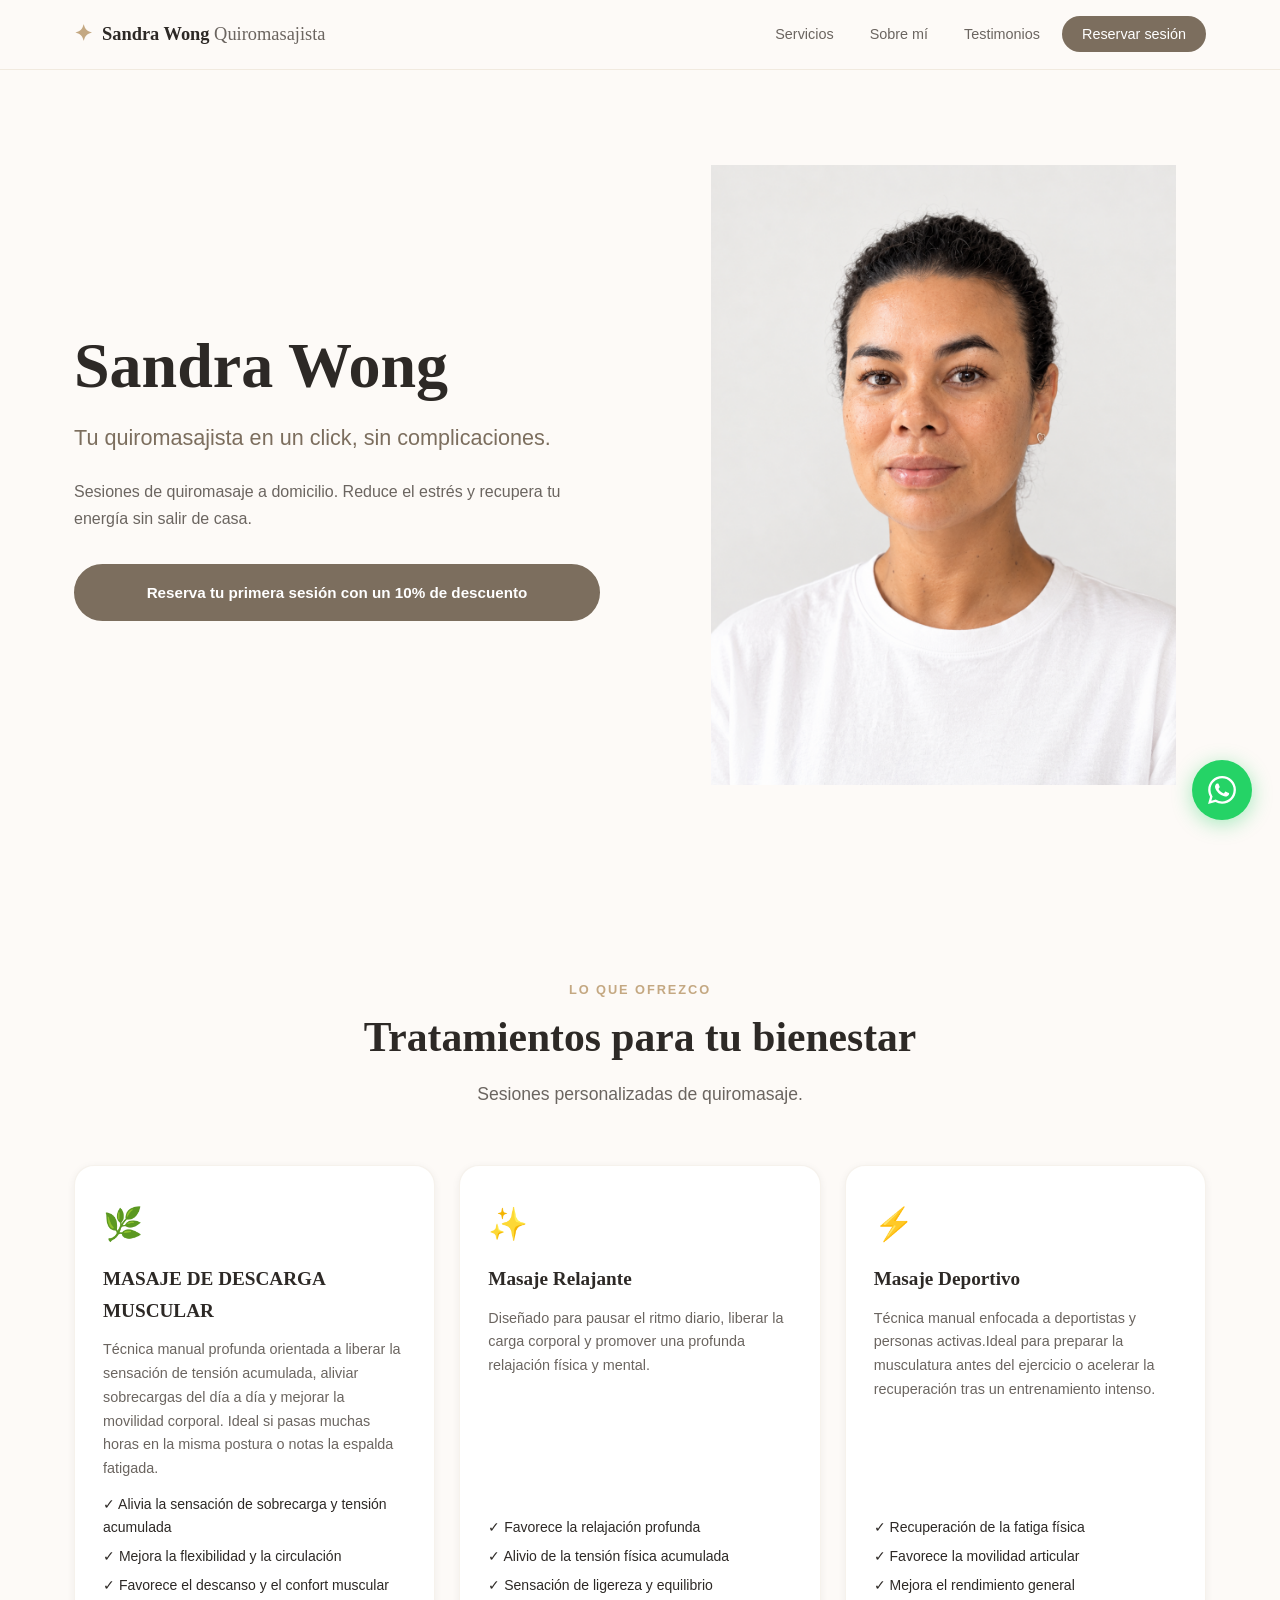
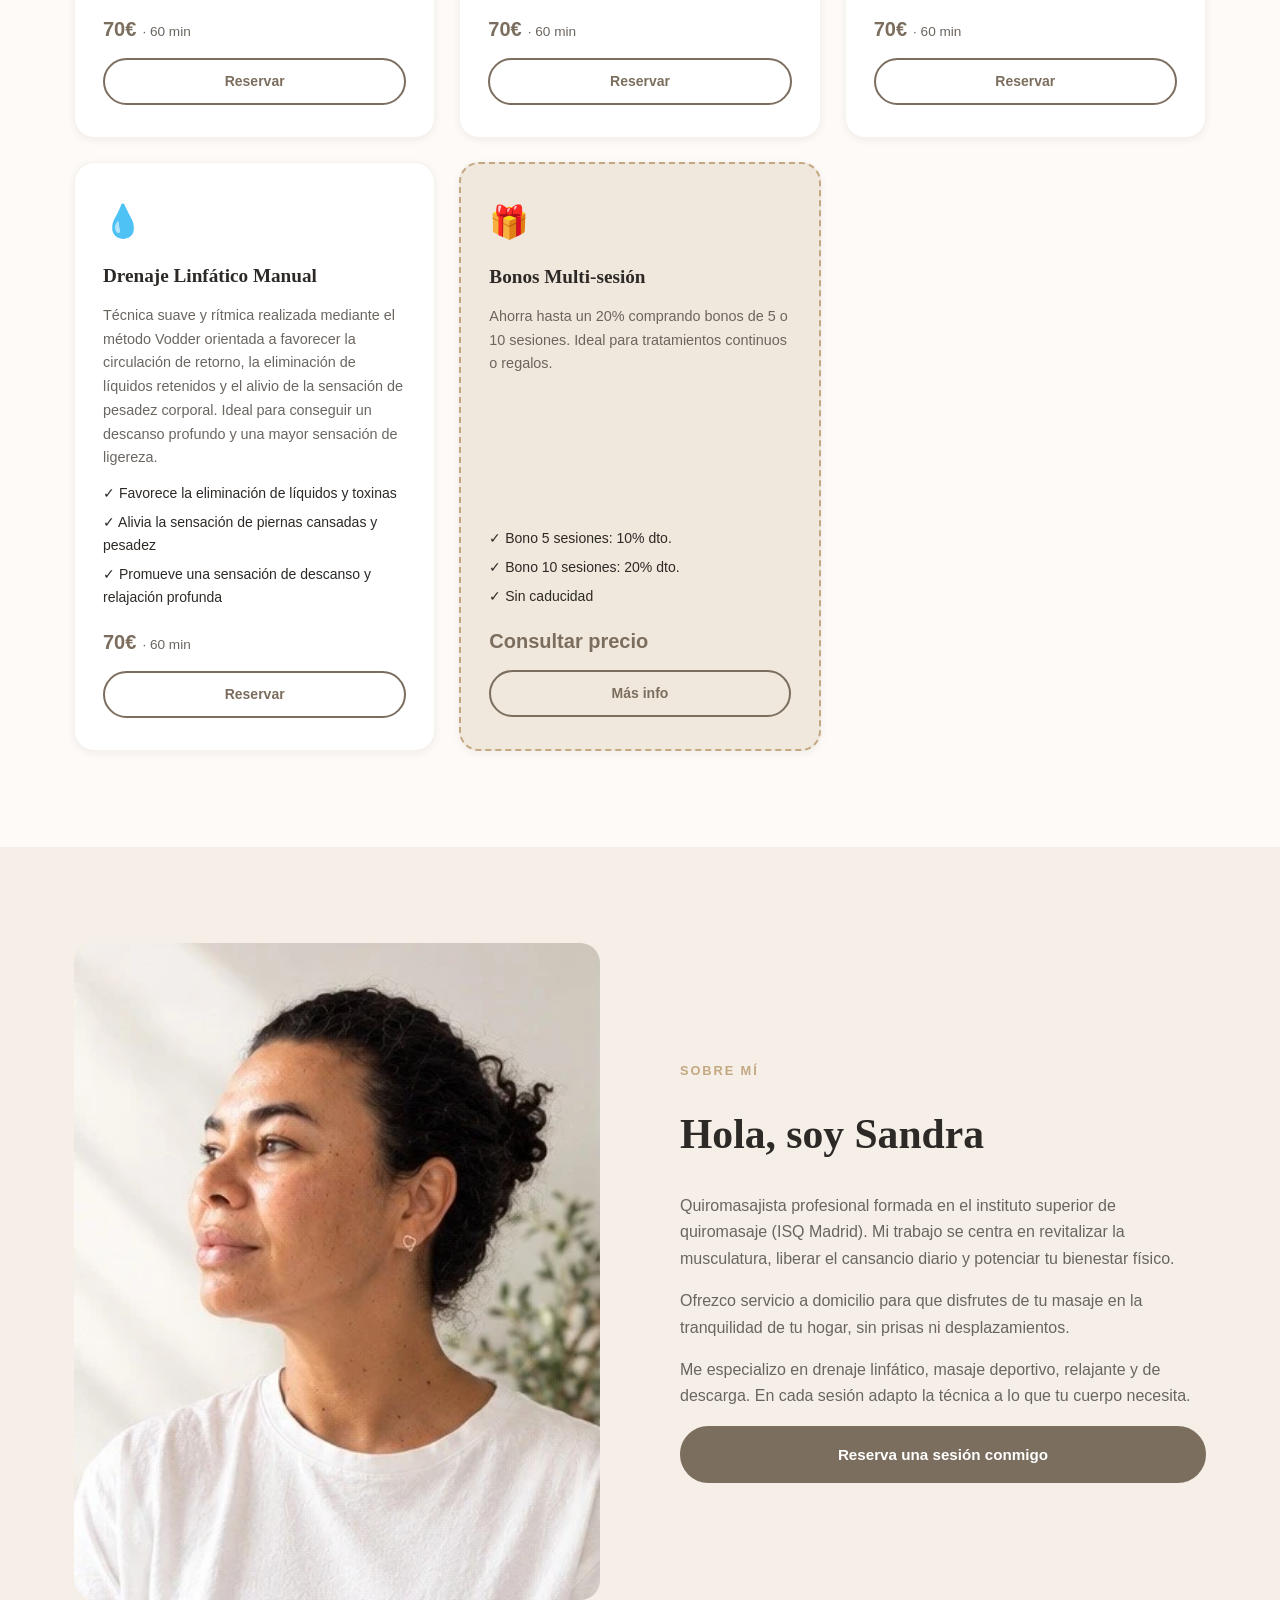
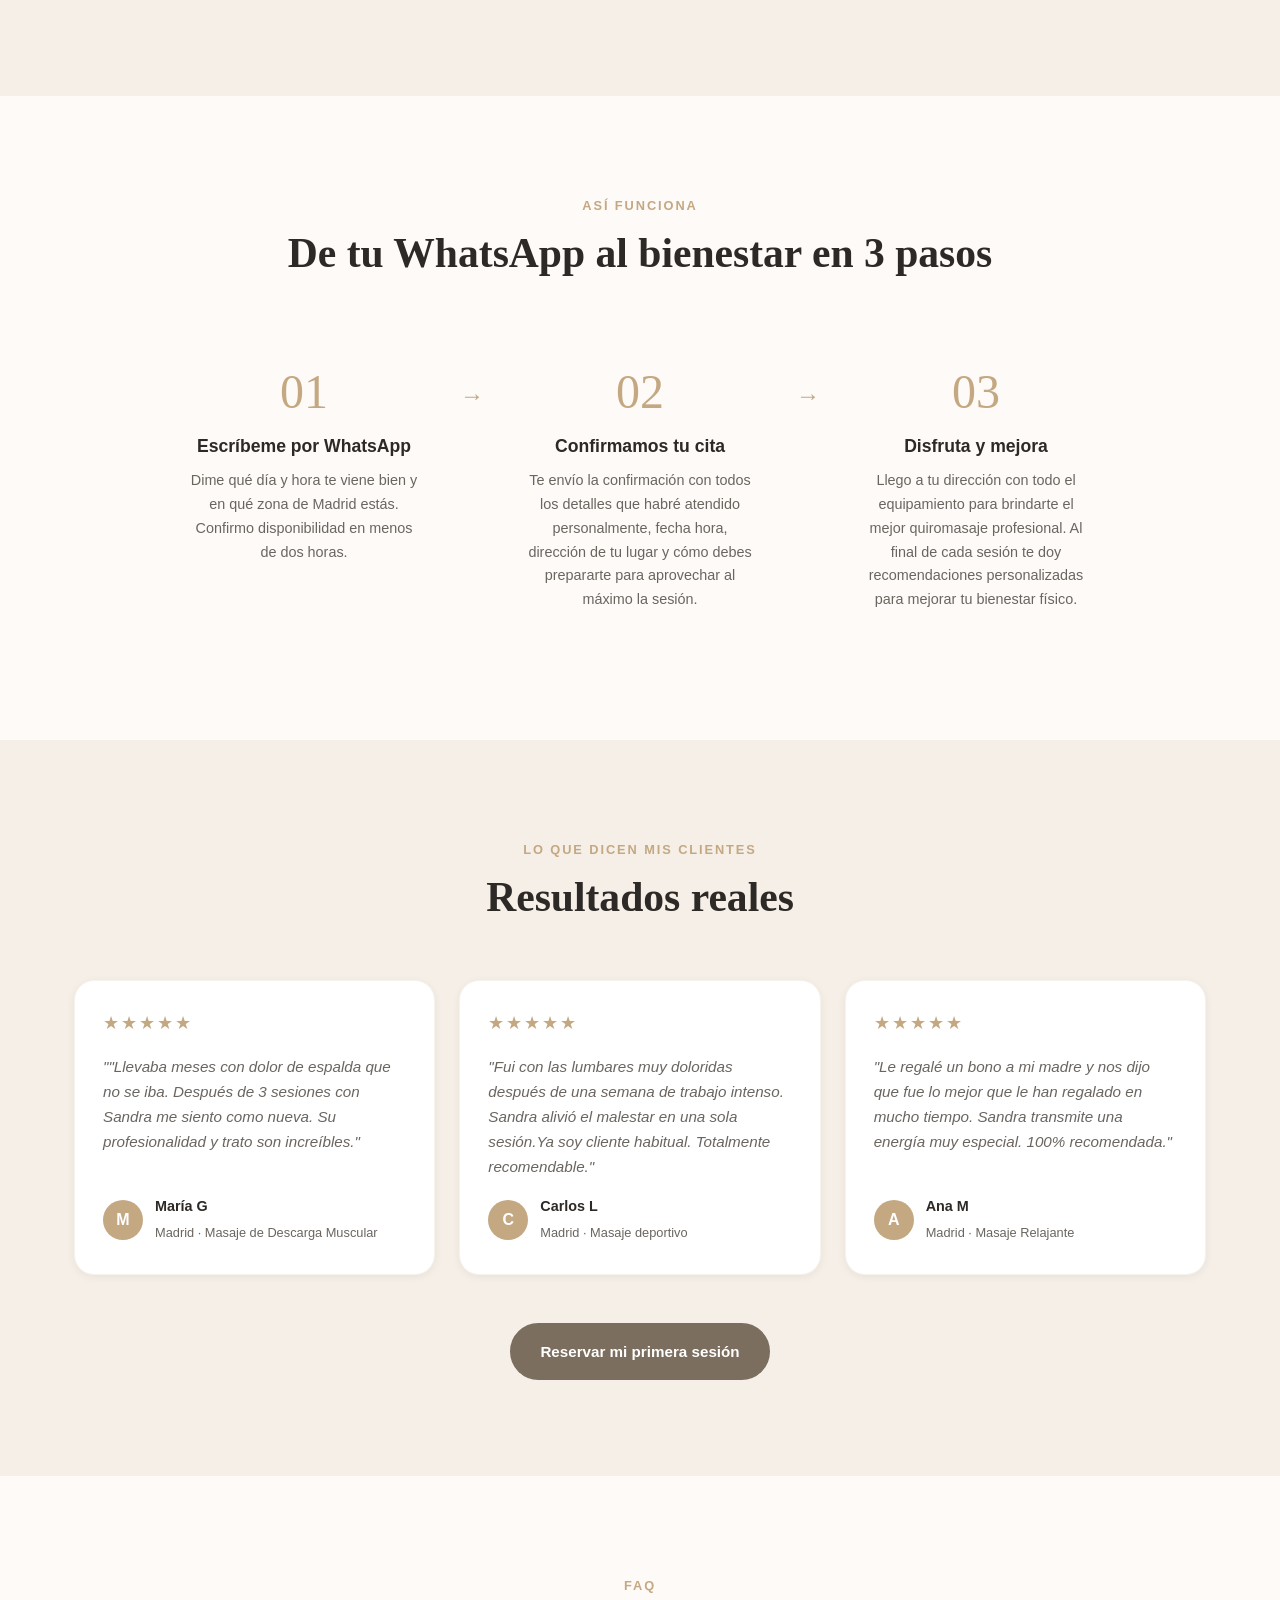
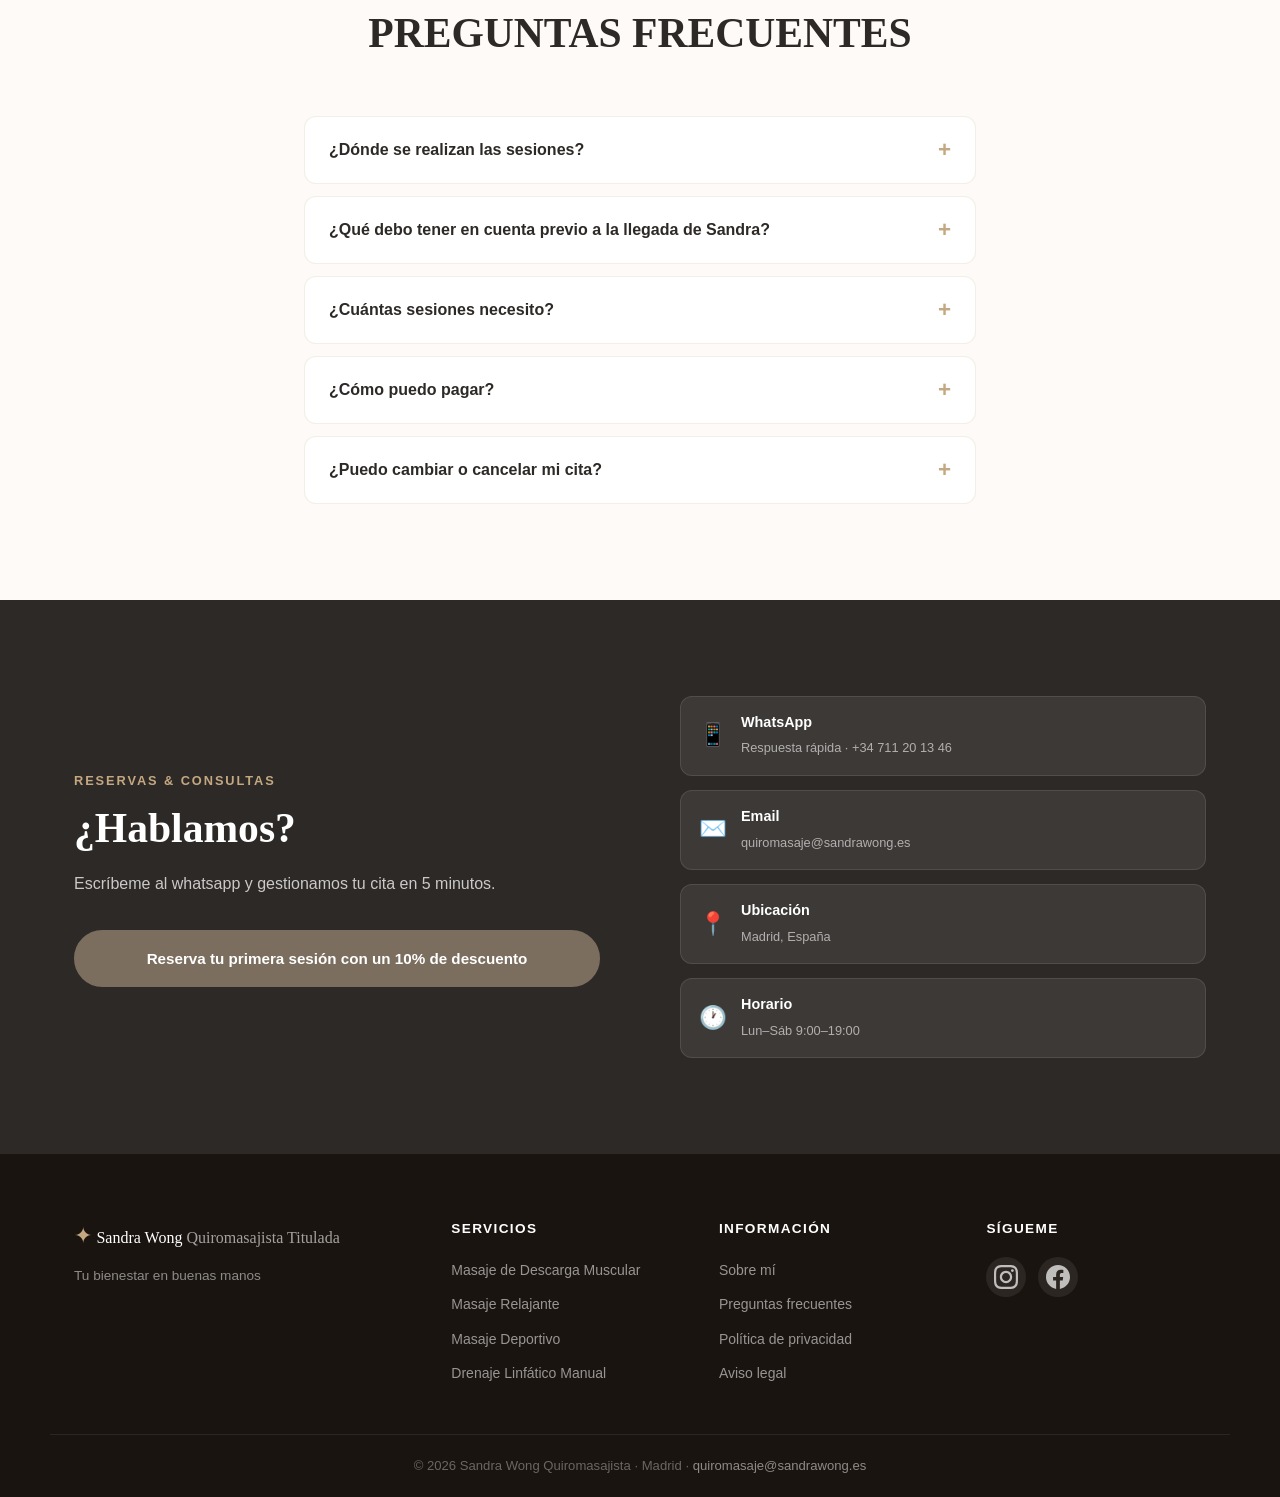
<file: index.html>
<!doctype html>
<html lang="es">
  <head>
    <meta charset="UTF-8" />
    <meta name="viewport" content="width=device-width, initial-scale=1.0" />
    <meta
      name="description"
      content="Sandra - Quiromasajista profesional en Madrid. Masajes descontracturantes, relajantes y tratamientos de bienestar. Reserva tu sesión hoy."
    />
    <meta
      name="keywords"
      content="quiromasaje Madrid, masaje descontracturante, bienestar, masaje relajante, quiromasajista, masaje deportivo"
    />

    <!-- Open Graph para Facebook Ads -->
    <meta
      property="og:title"
      content="Sandra Quiromasajista · Tu bienestar en buenas manos"
    />
    <meta
      property="og:description"
      content="Masajes descontracturantes y tratamientos de bienestar en Madrid. Primera sesión con descuento especial."
    />
    <meta property="og:image" content="images/og-image.jpg" />
    <meta property="og:url" content="https://sandrawong.es" />
    <meta property="og:type" content="website" />

    <title>Sandra Wong Quiromasajista · Bienestar & Masajes en Madrid</title>
    <link rel="stylesheet" href="css/styles.css" />
    <link rel="icon" type="image/svg+xml" href="images/favicon.svg" />
  </head>
  <body>
    <!-- ===== HEADER / NAV ===== -->
    <header class="header" id="header">
      <div class="container header__inner">
        <a href="#hero" class="header__logo">
          <span class="logo-symbol">✦</span>
          <span class="logo-text"
            >Sandra Wong <span class="logo-sub">Quiromasajista</span></span
          >
        </a>
        <nav class="nav" id="nav">
          <ul class="nav__list">
            <li><a href="#servicios" class="nav__link">Servicios</a></li>
            <li><a href="#sobre-mi" class="nav__link">Sobre mí</a></li>
            <li><a href="#testimonios" class="nav__link">Testimonios</a></li>
            <li>
              <a href="#contacto" class="nav__link nav__link--cta"
                >Reservar sesión</a
              >
            </li>
          </ul>
          <button class="nav__toggle" id="navToggle" aria-label="Abrir menú">
            <span></span><span></span><span></span>
          </button>
        </nav>
      </div>
    </header>

    <!-- ===== HERO ===== -->
    <section class="hero" id="hero">
      <div class="container hero__inner">
        <div class="hero__content">
          <h1 class="hero__title">Sandra Wong</h1>

          <p class="hero__subtitle">
            Tu quiromasajista en un click, sin complicaciones.
          </p>

          <p class="hero__desc">
            Sesiones de quiromasaje a domicilio. Reduce el estrés y recupera tu
            energía sin salir de casa.
          </p>
          <a
            href="https://wa.me/34711201346?text=Hola%20Sandra,%20quiero%20reservar%20una%20sesi%C3%B3n"
            class="btn btn--primary btn--full"
            target="_blank"
            rel="noopener"
          >
            Reserva tu primera sesión con un 10% de descuento
          </a>
        </div>

        <div class="hero__image-wrap">
          <img
            src="images/sandra_hero.webp"
            alt="Sandra Wong, quiromasajista profesional"
            class="hero__image"
          />
        </div>
      </div>
    </section>

    <!-- ===== SERVICIOS ===== -->
    <section class="section" id="servicios">
      <div class="container">
        <div class="section__header">
          <span class="section__eyebrow">Lo que ofrezco</span>
          <h2 class="section__title">Tratamientos para tu bienestar</h2>
          <p class="section__subtitle">
            Sesiones personalizadas de quiromasaje.
          </p>
        </div>

        <!-- ===== TARJETAS ===== -->
        <div class="services__grid">
          <div class="service-card">
            <div class="service-card__icon">🌿</div>
            <h3 class="service-card__title">MASAJE DE DESCARGA MUSCULAR</h3>
            <p class="service-card__desc">
              Técnica manual profunda orientada a liberar la sensación de
              tensión acumulada, aliviar sobrecargas del día a día y mejorar la
              movilidad corporal. Ideal si pasas muchas horas en la misma
              postura o notas la espalda fatigada.
            </p>
            <ul class="service-card__benefits">
              <li>✓ Alivia la sensación de sobrecarga y tensión acumulada</li>
              <li>✓ Mejora la flexibilidad y la circulación</li>
              <li>✓ Favorece el descanso y el confort muscular</li>
            </ul>
            <div class="service-card__price">
              <span class="price"> 70€</span>
              <span class="duration">· 60 min</span>
            </div>
            <a href="#contacto" class="btn btn--outline btn--sm">Reservar</a>
          </div>

          <div class="service-card">
            <div class="service-card__icon">✨</div>
            <h3 class="service-card__title">Masaje Relajante</h3>
            <p class="service-card__desc">
              Diseñado para pausar el ritmo diario, liberar la carga corporal y
              promover una profunda relajación física y mental.
            </p>
            <ul class="service-card__benefits">
              <li>✓ Favorece la relajación profunda</li>
              <li>✓ Alivio de la tensión física acumulada</li>
              <li>✓ Sensación de ligereza y equilibrio</li>
            </ul>
            <div class="service-card__price">
              <span class="price"> 70€</span>
              <span class="duration">· 60 min</span>
            </div>
            <a href="#contacto" class="btn btn--outline btn--sm">Reservar</a>
          </div>

          <div class="service-card">
            <div class="service-card__icon">⚡</div>
            <h3 class="service-card__title">Masaje Deportivo</h3>
            <p class="service-card__desc">
              Técnica manual enfocada a deportistas y personas activas.Ideal
              para preparar la musculatura antes del ejercicio o acelerar la
              recuperación tras un entrenamiento intenso.
            </p>
            <ul class="service-card__benefits">
              <li>✓ Recuperación de la fatiga física</li>
              <li>✓ Favorece la movilidad articular</li>
              <li>✓ Mejora el rendimiento general</li>
            </ul>
            <div class="service-card__price">
              <span class="price"> 70€</span>
              <span class="duration">· 60 min</span>
            </div>
            <a href="#contacto" class="btn btn--outline btn--sm">Reservar</a>
          </div>

          <div class="service-card">
            <div class="service-card__icon">💧</div>
            <h3 class="service-card__title">Drenaje Linfático Manual</h3>
            <p class="service-card__desc">
              Técnica suave y rítmica realizada mediante el método Vodder
              orientada a favorecer la circulación de retorno, la eliminación de
              líquidos retenidos y el alivio de la sensación de pesadez
              corporal. Ideal para conseguir un descanso profundo y una mayor
              sensación de ligereza.
            </p>
            <ul class="service-card__benefits">
              <li>✓ Favorece la eliminación de líquidos y toxinas</li>
              <li>✓ Alivia la sensación de piernas cansadas y pesadez</li>
              <li>
                ✓ Promueve una sensación de descanso y relajación profunda
              </li>
            </ul>
            <div class="service-card__price">
              <span class="price"> 70€</span>
              <span class="duration">· 60 min</span>
            </div>
            <a href="#contacto" class="btn btn--outline btn--sm">Reservar</a>
          </div>

          <div class="service-card service-card--bono">
            <div class="service-card__icon">🎁</div>
            <h3 class="service-card__title">Bonos Multi-sesión</h3>
            <p class="service-card__desc">
              Ahorra hasta un 20% comprando bonos de 5 o 10 sesiones. Ideal para
              tratamientos continuos o regalos.
            </p>
            <ul class="service-card__benefits">
              <li>✓ Bono 5 sesiones: 10% dto.</li>
              <li>✓ Bono 10 sesiones: 20% dto.</li>
              <li>✓ Sin caducidad</li>
            </ul>
            <div class="service-card__price">
              <span class="price">Consultar precio</span>
            </div>
            <a href="#contacto" class="btn btn--outline btn--sm">Más info</a>
          </div>
        </div>
      </div>
    </section>

    <!-- ===== SOBRE MÍ ===== -->
    <section class="section section--alt" id="sobre-mi">
      <div class="container about__grid">
        <div class="about__image-wrap">
          <div class="about__image-placeholder">
            <img
              src="images/sandra_sobre_mi.webp"
              alt="Sandra quiromasajista"
              class="about__photo"
            />
          </div>
        </div>
        <div class="about__content">
          <span class="section__eyebrow">Sobre mí</span>
          <h2 class="section__title">Hola, soy Sandra</h2>
          <p>
            Quiromasajista profesional formada en el instituto superior de
            quiromasaje (ISQ Madrid). Mi trabajo se centra en revitalizar la
            musculatura, liberar el cansancio diario y potenciar tu bienestar
            físico.
          </p>
          <p>
            Ofrezco servicio a domicilio para que disfrutes de tu masaje en la
            tranquilidad de tu hogar, sin prisas ni desplazamientos.
          </p>
          <p>
            Me especializo en drenaje linfático, masaje deportivo, relajante y
            de descarga. En cada sesión adapto la técnica a lo que tu cuerpo
            necesita.
          </p>

          <a href="#contacto" class="btn btn--primary"
            >Reserva una sesión conmigo</a
          >
        </div>
      </div>
    </section>

    <!-- ===== PROCESO ===== -->
    <section class="section" id="proceso">
      <div class="container">
        <div class="section__header">
          <span class="section__eyebrow">Así funciona</span>
          <h2 class="section__title">De tu WhatsApp al bienestar en 3 pasos</h2>
        </div>
        <div class="steps__grid">
          <div class="step">
            <div class="step__number">01</div>
            <h3 class="step__title">Escríbeme por WhatsApp</h3>
            <p class="step__desc">
              Dime qué día y hora te viene bien y en qué zona de Madrid estás.
              Confirmo disponibilidad en menos de dos horas.
            </p>
          </div>
          <div class="step__arrow">→</div>
          <div class="step">
            <div class="step__number">02</div>
            <h3 class="step__title">Confirmamos tu cita</h3>
            <p class="step__desc">
              Te envío la confirmación con todos los detalles que habré atendido
              personalmente, fecha hora, dirección de tu lugar y cómo debes
              prepararte para aprovechar al máximo la sesión.
            </p>
          </div>
          <div class="step__arrow">→</div>
          <div class="step">
            <div class="step__number">03</div>
            <h3 class="step__title">Disfruta y mejora</h3>
            <p class="step__desc">
              Llego a tu dirección con todo el equipamiento para brindarte el
              mejor quiromasaje profesional. Al final de cada sesión te doy
              recomendaciones personalizadas para mejorar tu bienestar físico.
            </p>
          </div>
        </div>
      </div>
    </section>

    <!-- ===== TESTIMONIOS ===== -->
    <section class="section section--alt" id="testimonios">
      <div class="container">
        <div class="section__header">
          <span class="section__eyebrow">Lo que dicen mis clientes</span>
          <h2 class="section__title">Resultados reales</h2>
        </div>
        <div class="testimonials__grid">
          <div class="testimonial-card">
            <div class="testimonial__stars">★★★★★</div>
            <p class="testimonial__text">
              ""Llevaba meses con dolor de espalda que no se iba. Después de 3
              sesiones con Sandra me siento como nueva. Su profesionalidad y
              trato son increíbles."
            </p>
            <div class="testimonial__author">
              <div class="testimonial__avatar">M</div>
              <div>
                <strong>María G</strong>
                <small>Madrid · Masaje de Descarga Muscular</small>
              </div>
            </div>
          </div>

          <div class="testimonial-card">
            <div class="testimonial__stars">★★★★★</div>
            <p class="testimonial__text">
              "Fui con las lumbares muy doloridas después de una semana de
              trabajo intenso. Sandra alivió el malestar en una sola sesión.Ya
              soy cliente habitual. Totalmente recomendable."
            </p>
            <div class="testimonial__author">
              <div class="testimonial__avatar">C</div>
              <div>
                <strong>Carlos L</strong>
                <small>Madrid · Masaje deportivo</small>
              </div>
            </div>
          </div>

          <div class="testimonial-card">
            <div class="testimonial__stars">★★★★★</div>
            <p class="testimonial__text">
              "Le regalé un bono a mi madre y nos dijo que fue lo mejor que le
              han regalado en mucho tiempo. Sandra transmite una energía muy
              especial. 100% recomendada."
            </p>
            <div class="testimonial__author">
              <div class="testimonial__avatar">A</div>
              <div>
                <strong>Ana M</strong>
                <small>Madrid · Masaje Relajante</small>
              </div>
            </div>
          </div>
        </div>
        <div class="testimonials__cta">
          <a href="#contacto" class="btn btn--primary"
            >Reservar mi primera sesión</a
          >
        </div>
      </div>
    </section>

    <!-- ===== FAQ ===== -->
    <section class="section" id="faq">
      <div class="container faq__wrap">
        <div class="section__header">
          <span class="section__eyebrow">FAQ</span>
          <h2 class="section__title">PREGUNTAS FRECUENTES</h2>
        </div>
        <div class="faq__list">
          <div class="faq__item">
            <button class="faq__question" onclick="toggleFaq(this)">
              ¿Dónde se realizan las sesiones?
              <span class="faq__icon">+</span>
            </button>
            <div class="faq__answer">
              <p>
                Todas las sesiones se realizan a domicilio, comprendiendo las
                zonas de la almendra central de Madrid; las principales zonas
                residenciales: Salamanca, Chamberí, Retiro, Centro, Malasaña,
                Chueca, Arganzuela y alrededores. Para zonas más alejadas o
                servicios fuera de tu domicilio, escríbeme y lo hablamos.
              </p>
            </div>
          </div>
          <div class="faq__item">
            <button class="faq__question" onclick="toggleFaq(this)">
              ¿Qué debo tener en cuenta previo a la llegada de Sandra?
              <span class="faq__icon">+</span>
            </button>
            <div class="faq__answer">
              <p>
                No necesitas ninguna preparación especial. Solo es recomendable
                evitar comidas copiosas 1-2 horas antes de la sesión y disponer
                de un espacio con margen suficiente para montar la camilla 2x3
                m2. Sandra lleva su propia camilla plegable profesional, las
                sábanas, el aceite y todo el material necesario.
              </p>
            </div>
          </div>
          <div class="faq__item">
            <button class="faq__question" onclick="toggleFaq(this)">
              ¿Cuántas sesiones necesito?
              <span class="faq__icon">+</span>
            </button>
            <div class="faq__answer">
              <p>
                Depende de tus necesidades y tus objetivos de descanso. Para
                momentos de sobrecarga puntual o estrés acumulado, una sesión
                puede ser suficiente. Para mantener un estado óptimo de ligereza
                y bienestar corporal, recomiendo de 1 a 2 sesiones al mes.
              </p>
            </div>
          </div>
          <div class="faq__item">
            <button class="faq__question" onclick="toggleFaq(this)">
              ¿Cómo puedo pagar?
              <span class="faq__icon">+</span>
            </button>
            <div class="faq__answer">
              <p>Por transferencia bancaria o bizum luego del servicio.</p>
            </div>
          </div>
          <div class="faq__item">
            <button class="faq__question" onclick="toggleFaq(this)">
              ¿Puedo cambiar o cancelar mi cita?
              <span class="faq__icon">+</span>
            </button>
            <div class="faq__answer">
              <p>
                Sí, puedes cambiar o cancelar tu cita con al menos 24 horas de
                antelación para poder reorganizar la agenda. Agradezco
                enormemente el aviso con tiempo, ya que al ser un servicio a
                domicilio el tiempo de desplazamiento y la agenda de cada día
                están organizados al detalle.
              </p>
            </div>
          </div>
        </div>
      </div>
    </section>

    <!-- ===== CONTACTO ===== -->
    <section class="section section--contact" id="contacto">
      <div class="container contact__grid">
        <!-- Información / Reserva -->
        <div class="contact__info">
          <span class="section__eyebrow">Reservas & Consultas</span>

          <h2 class="section__title">¿Hablamos?</h2>

          <p>Escríbeme al whatsapp y gestionamos tu cita en 5 minutos.</p>

          <a
            href="https://wa.me/34711201346?text=Hola%20Sandra,%20quiero%20reservar%20una%20sesi%C3%B3n"
            class="btn btn--primary btn--full"
            target="_blank"
            rel="noopener"
          >
            Reserva tu primera sesión con un 10% de descuento
          </a>
        </div>

        <!-- Canales de contacto -->
        <div class="contact__channels">
          <a
            href="https://wa.me/34711201346?text=Hola%20Sandra,%20quiero%20reservar%20una%20sesi%C3%B3n"
            class="contact__channel contact__channel--whatsapp"
            target="_blank"
            rel="noopener"
          >
            <span class="contact__channel-icon">📱</span>

            <div>
              <strong>WhatsApp</strong>
              <small>Respuesta rápida · +34 711 20 13 46</small>
            </div>
          </a>

          <a href="mailto:quiromasaje@sandrawong.es" class="contact__channel">
            <span class="contact__channel-icon">✉️</span>

            <div>
              <strong>Email</strong>
              <small>quiromasaje@sandrawong.es</small>
            </div>
          </a>

          <div class="contact__channel">
            <span class="contact__channel-icon">📍</span>

            <div>
              <strong>Ubicación</strong>
              <small>Madrid, España</small>
            </div>
          </div>

          <div class="contact__channel">
            <span class="contact__channel-icon">🕐</span>

            <div>
              <strong>Horario</strong>
              <small>Lun–Sáb 9:00–19:00</small>
            </div>
          </div>
        </div>
      </div>
    </section>

    <!-- ===== FOOTER ===== -->
    <footer class="footer">
      <div class="container footer__inner">
        <div class="footer__brand">
          <span class="logo-symbol">✦</span>
          <span class="logo-text"
            >Sandra Wong
            <span class="logo-sub">Quiromasajista Titulada</span></span
          >
          <p class="footer__tagline">Tu bienestar en buenas manos</p>
        </div>
        <div class="footer__links">
          <h4>Servicios</h4>
          <ul>
            <li><a href="#servicios">Masaje de Descarga Muscular</a></li>
            <li><a href="#servicios">Masaje Relajante</a></li>
            <li><a href="#servicios">Masaje Deportivo</a></li>
            <li><a href="#servicios">Drenaje Linfático Manual</a></li>
          </ul>
        </div>
        <div class="footer__links">
          <h4>Información</h4>
          <ul>
            <li><a href="#sobre-mi">Sobre mí</a></li>
            <li><a href="#faq">Preguntas frecuentes</a></li>
            <li><a href="privacidad.html">Política de privacidad</a></li>
            <li><a href="aviso-legal.html">Aviso legal</a></li>
          </ul>
        </div>
        <div class="footer__social">
          <h4>Sígueme</h4>
          <div class="social__links">
            <a
              href="https://www.instagram.com/sandrawong_quiromasaje"
              target="_blank"
              rel="noopener"
              aria-label="Instagram"
            >
              <svg
                viewBox="0 0 24 24"
                fill="currentColor"
                width="24"
                height="24"
              >
                <path
                  d="M12 2.163c3.204 0 3.584.012 4.85.07 3.252.148 4.771 1.691 4.919 4.919.058 1.265.069 1.645.069 4.849 0 3.205-.012 3.584-.069 4.849-.149 3.225-1.664 4.771-4.919 4.919-1.266.058-1.644.07-4.85.07-3.204 0-3.584-.012-4.849-.07-3.26-.149-4.771-1.699-4.919-4.92-.058-1.265-.07-1.644-.07-4.849 0-3.204.013-3.583.07-4.849.149-3.227 1.664-4.771 4.919-4.919 1.266-.057 1.645-.069 4.849-.069zm0-2.163c-3.259 0-3.667.014-4.947.072-4.358.2-6.78 2.618-6.98 6.98-.059 1.281-.073 1.689-.073 4.948 0 3.259.014 3.668.072 4.948.2 4.358 2.618 6.78 6.98 6.98 1.281.058 1.689.072 4.948.072 3.259 0 3.668-.014 4.948-.072 4.354-.2 6.782-2.618 6.979-6.98.059-1.28.073-1.689.073-4.948 0-3.259-.014-3.667-.072-4.947-.196-4.354-2.617-6.78-6.979-6.98-1.281-.059-1.69-.073-4.949-.073zm0 5.838c-3.403 0-6.162 2.759-6.162 6.162s2.759 6.163 6.162 6.163 6.162-2.759 6.162-6.163c0-3.403-2.759-6.162-6.162-6.162zm0 10.162c-2.209 0-4-1.79-4-4 0-2.209 1.791-4 4-4s4 1.791 4 4c0 2.21-1.791 4-4 4zm6.406-11.845c-.796 0-1.441.645-1.441 1.44s.645 1.44 1.441 1.44c.795 0 1.439-.645 1.439-1.44s-.644-1.44-1.439-1.44z"
                />
              </svg>
            </a>
            <a
              href="https://www.facebook.com/share/14iU8zLcMdw/?mibextid=wwXIfr"
              target="_blank"
              rel="noopener"
              aria-label="Facebook"
            >
              <svg
                viewBox="0 0 24 24"
                fill="currentColor"
                width="24"
                height="24"
              >
                <path
                  d="M24 12.073c0-6.627-5.373-12-12-12s-12 5.373-12 12c0 5.99 4.388 10.954 10.125 11.854v-8.385H7.078v-3.47h3.047V9.43c0-3.007 1.792-4.669 4.533-4.669 1.312 0 2.686.235 2.686.235v2.953H15.83c-1.491 0-1.956.925-1.956 1.874v2.25h3.328l-.532 3.47h-2.796v8.385C19.612 23.027 24 18.062 24 12.073z"
                />
              </svg>
            </a>
          </div>
        </div>
      </div>
      <div class="footer__bottom">
        <div class="container">
          <p>
            © 2026 Sandra Wong Quiromasajista · Madrid ·
            <a href="mailto:quiromasaje@sandrawong.es"
              >quiromasaje@sandrawong.es</a
            >
          </p>
        </div>
      </div>
    </footer>

    <!-- WhatsApp Floating Button -->
    <a
      href="https://wa.me/34711201346?text=Hola%20Sandra,%20me%20gustar%C3%ADa%20reservar%20una%20sesi%C3%B3n"
      class="whatsapp-float"
      target="_blank"
      rel="noopener"
      aria-label="Contactar por WhatsApp"
    >
      <svg viewBox="0 0 24 24" fill="currentColor" width="28" height="28">
        <path
          d="M17.472 14.382c-.297-.149-1.758-.867-2.03-.967-.273-.099-.471-.148-.67.15-.197.297-.767.966-.94 1.164-.173.199-.347.223-.644.075-.297-.15-1.255-.463-2.39-1.475-.883-.788-1.48-1.761-1.653-2.059-.173-.297-.018-.458.13-.606.134-.133.298-.347.446-.52.149-.174.198-.298.298-.497.099-.198.05-.371-.025-.52-.075-.149-.669-1.612-.916-2.207-.242-.579-.487-.5-.669-.51-.173-.008-.371-.01-.57-.01-.198 0-.52.074-.792.372-.272.297-1.04 1.016-1.04 2.479 0 1.462 1.065 2.875 1.213 3.074.149.198 2.096 3.2 5.077 4.487.709.306 1.262.489 1.694.625.712.227 1.36.195 1.871.118.571-.085 1.758-.719 2.006-1.413.248-.694.248-1.289.173-1.413-.074-.124-.272-.198-.57-.347m-5.421 7.403h-.004a9.87 9.87 0 01-5.031-1.378l-.361-.214-3.741.982.998-3.648-.235-.374a9.86 9.86 0 01-1.51-5.26c.001-5.45 4.436-9.884 9.888-9.884 2.64 0 5.122 1.03 6.988 2.898a9.825 9.825 0 012.893 6.994c-.003 5.45-4.437 9.884-9.885 9.884m8.413-18.297A11.815 11.815 0 0012.05 0C5.495 0 .16 5.335.157 11.892c0 2.096.547 4.142 1.588 5.945L.057 24l6.305-1.654a11.882 11.882 0 005.683 1.448h.005c6.554 0 11.89-5.335 11.893-11.893a11.821 11.821 0 00-3.48-8.413Z"
        />
      </svg>
    </a>

    <script src="js/main.js"></script>
  </body>
</html>
</file>
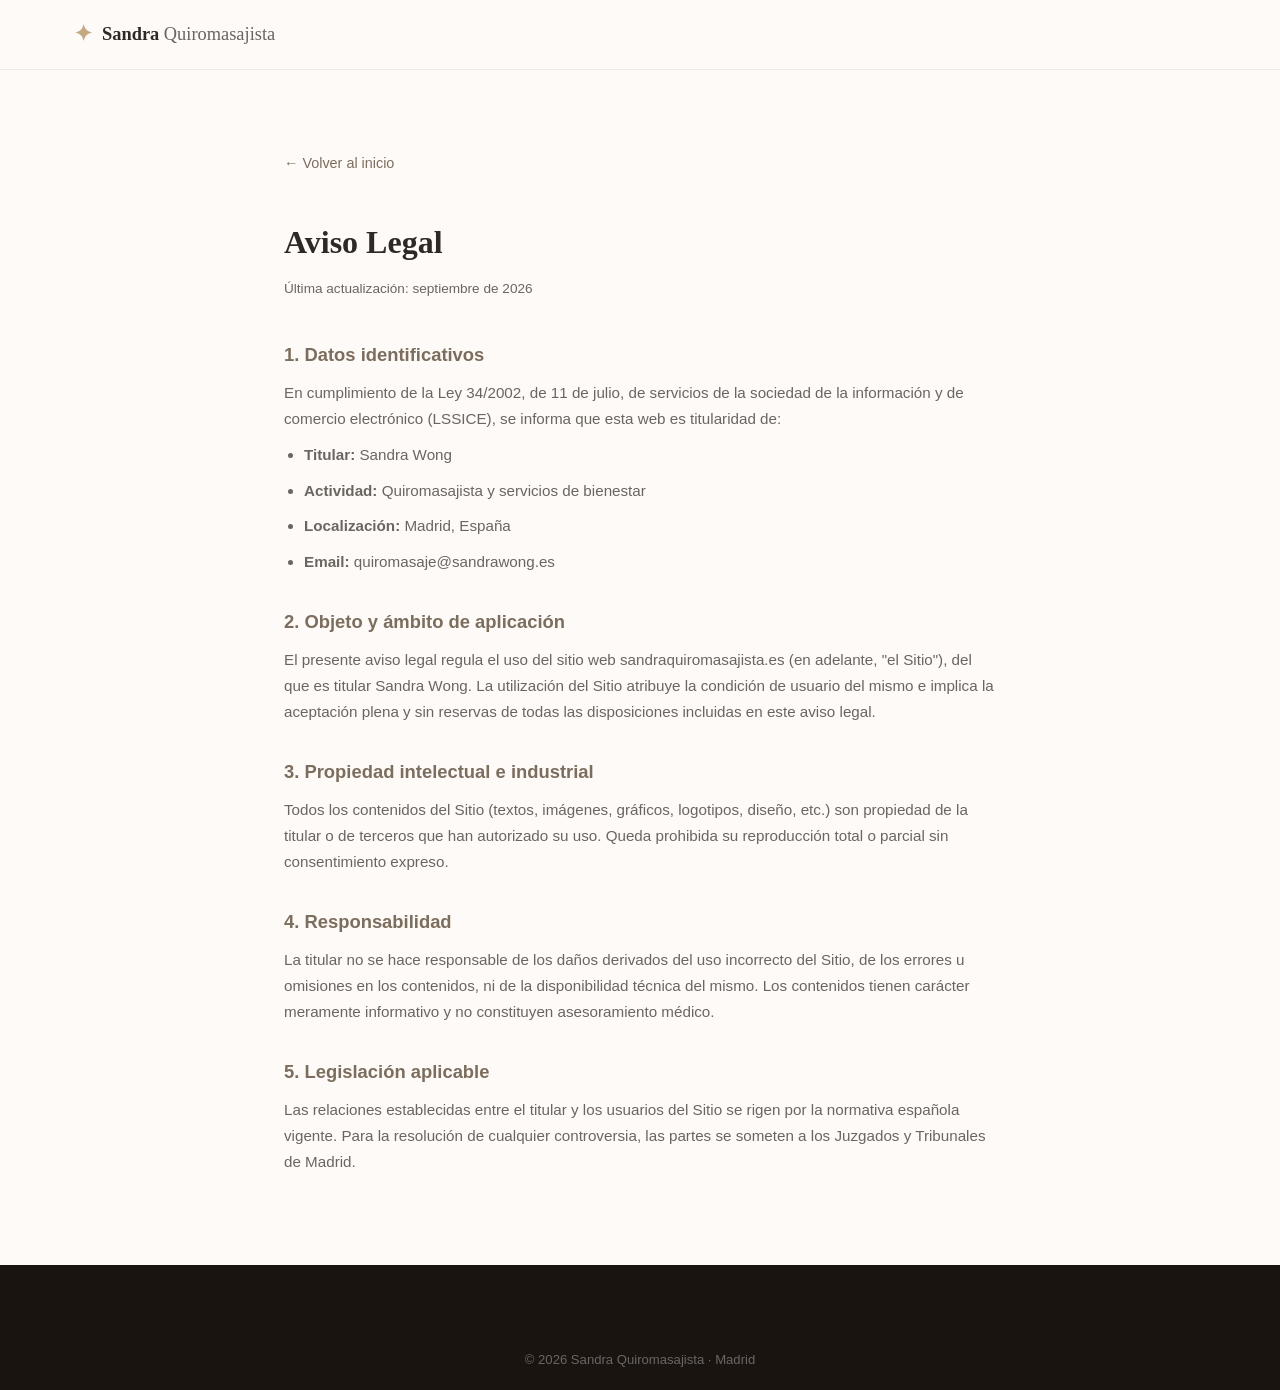
<file: aviso-legal.html>
<!doctype html>
<html lang="es">
  <head>
    <meta charset="UTF-8" />
    <meta name="viewport" content="width=device-width, initial-scale=1.0" />
    <title>Aviso Legal · Sandra Quiromasajista</title>
    <link rel="stylesheet" href="css/styles.css" />
    <style>
      .legal-page {
        max-width: 760px;
        margin: 0 auto;
        padding: 80px 24px;
      }
      .legal-page h1 {
        font-family: var(--font-heading);
        font-size: 2rem;
        margin-bottom: 8px;
      }
      .legal-page .updated {
        color: var(--color-text-muted);
        font-size: 0.85rem;
        margin-bottom: 40px;
      }
      .legal-page h2 {
        font-size: 1.15rem;
        margin: 32px 0 10px;
        color: var(--color-primary);
      }
      .legal-page p,
      .legal-page ul li {
        color: var(--color-text-muted);
        font-size: 0.95rem;
        margin-bottom: 10px;
        line-height: 1.7;
      }
      .legal-page ul {
        padding-left: 20px;
        list-style: disc;
      }
      .back-link {
        display: inline-flex;
        align-items: center;
        gap: 8px;
        color: var(--color-primary);
        font-size: 0.9rem;
        margin-bottom: 40px;
      }
    </style>
  </head>
  <body>
    <header class="header">
      <div class="container header__inner">
        <a href="index.html" class="header__logo">
          <span class="logo-symbol">✦</span>
          <span class="logo-text"
            >Sandra <span class="logo-sub">Quiromasajista</span></span
          >
        </a>
      </div>
    </header>

    <main class="legal-page">
      <a href="index.html" class="back-link">← Volver al inicio</a>
      <h1>Aviso Legal</h1>
      <p class="updated">Última actualización: septiembre de 2026</p>

      <h2>1. Datos identificativos</h2>
      <p>
        En cumplimiento de la Ley 34/2002, de 11 de julio, de servicios de la
        sociedad de la información y de comercio electrónico (LSSICE), se
        informa que esta web es titularidad de:
      </p>
      <ul>
        <li><strong>Titular:</strong> Sandra Wong</li>
        <li>
          <strong>Actividad:</strong> Quiromasajista y servicios de bienestar
        </li>
        <li><strong>Localización:</strong> Madrid, España</li>
        <li><strong>Email:</strong> quiromasaje@sandrawong.es</li>
      </ul>

      <h2>2. Objeto y ámbito de aplicación</h2>
      <p>
        El presente aviso legal regula el uso del sitio web
        sandraquiromasajista.es (en adelante, "el Sitio"), del que es titular
        Sandra Wong. La utilización del Sitio atribuye la condición de
        usuario del mismo e implica la aceptación plena y sin reservas de todas
        las disposiciones incluidas en este aviso legal.
      </p>

      <h2>3. Propiedad intelectual e industrial</h2>
      <p>
        Todos los contenidos del Sitio (textos, imágenes, gráficos, logotipos,
        diseño, etc.) son propiedad de la titular o de terceros que han
        autorizado su uso. Queda prohibida su reproducción total o parcial sin
        consentimiento expreso.
      </p>

      <h2>4. Responsabilidad</h2>
      <p>
        La titular no se hace responsable de los daños derivados del uso
        incorrecto del Sitio, de los errores u omisiones en los contenidos, ni
        de la disponibilidad técnica del mismo. Los contenidos tienen carácter
        meramente informativo y no constituyen asesoramiento médico.
      </p>

      <h2>5. Legislación aplicable</h2>
      <p>
        Las relaciones establecidas entre el titular y los usuarios del Sitio se
        rigen por la normativa española vigente. Para la resolución de cualquier
        controversia, las partes se someten a los Juzgados y Tribunales de
        Madrid.
      </p>
    </main>

    <footer class="footer">
      <div class="footer__bottom">
        <div class="container">
          <p>© 2026 Sandra Quiromasajista · Madrid</p>
        </div>
      </div>
    </footer>
  </body>
</html>
</file>
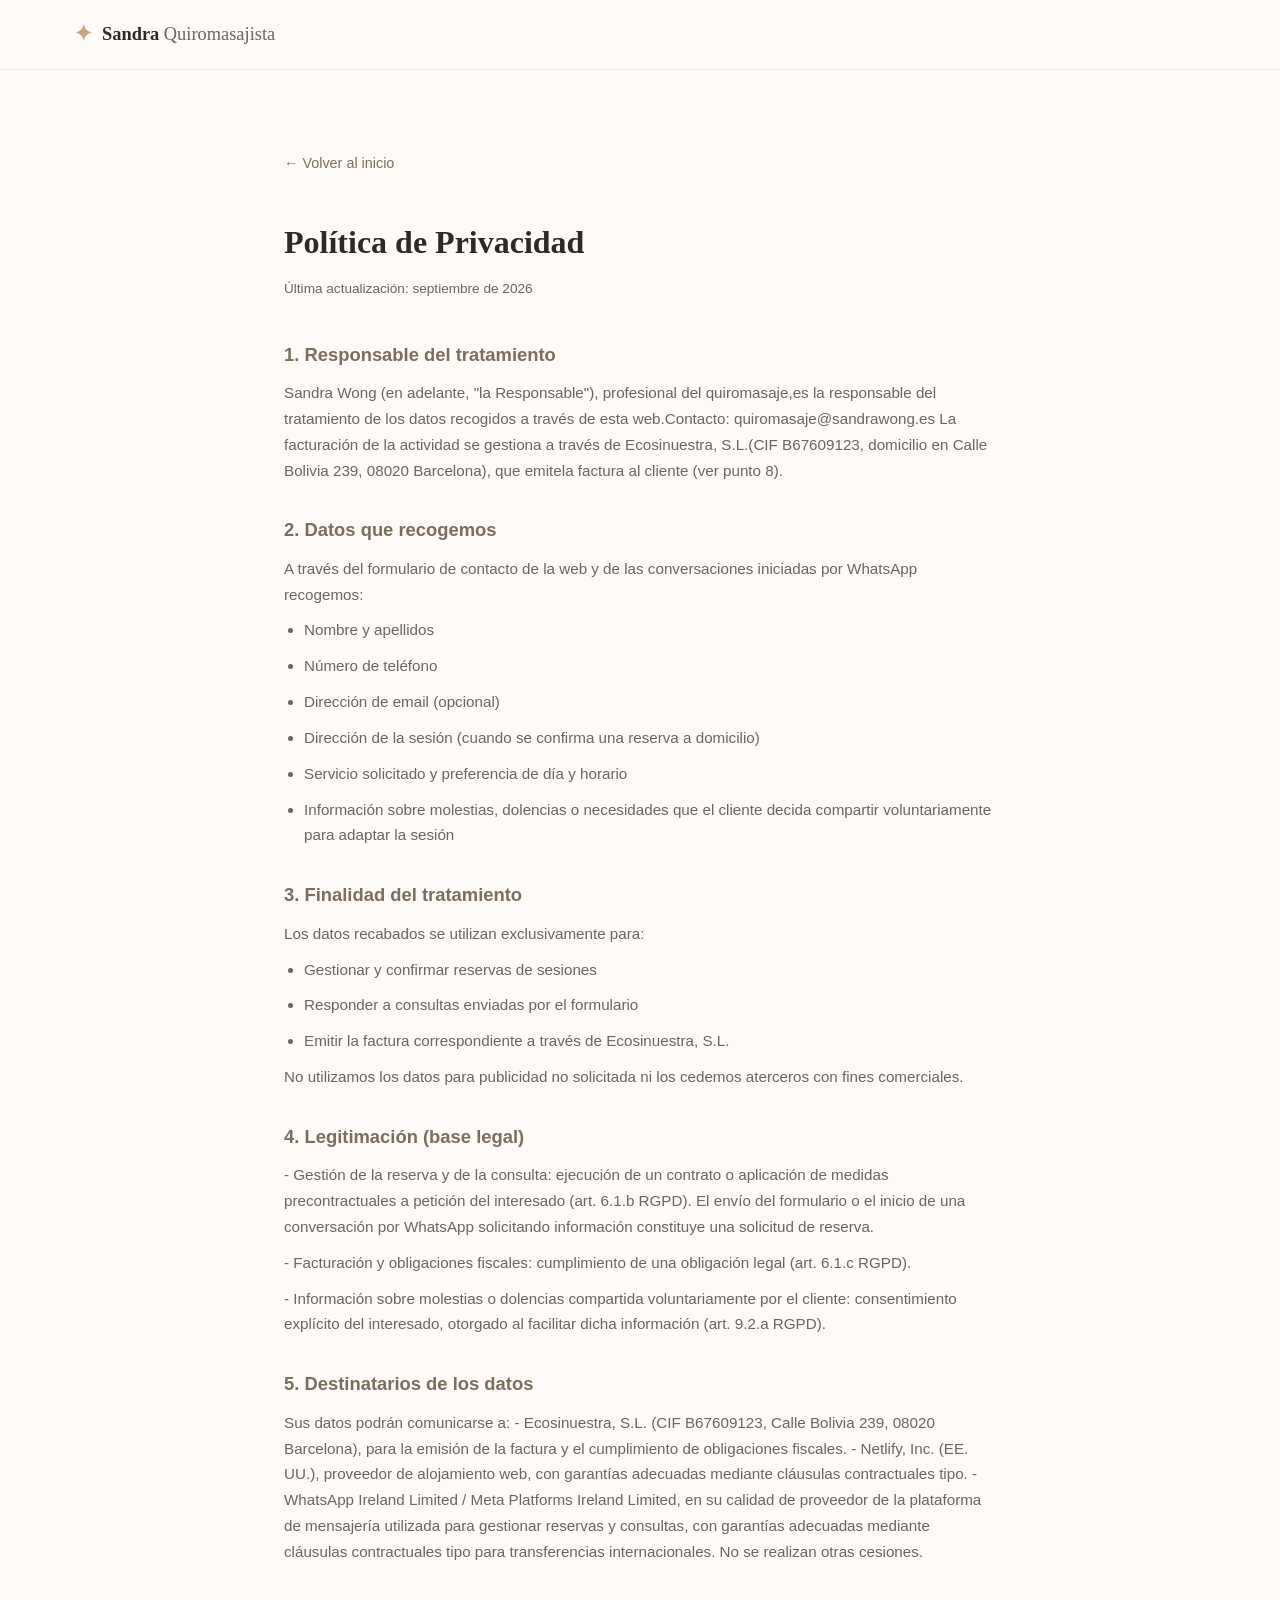
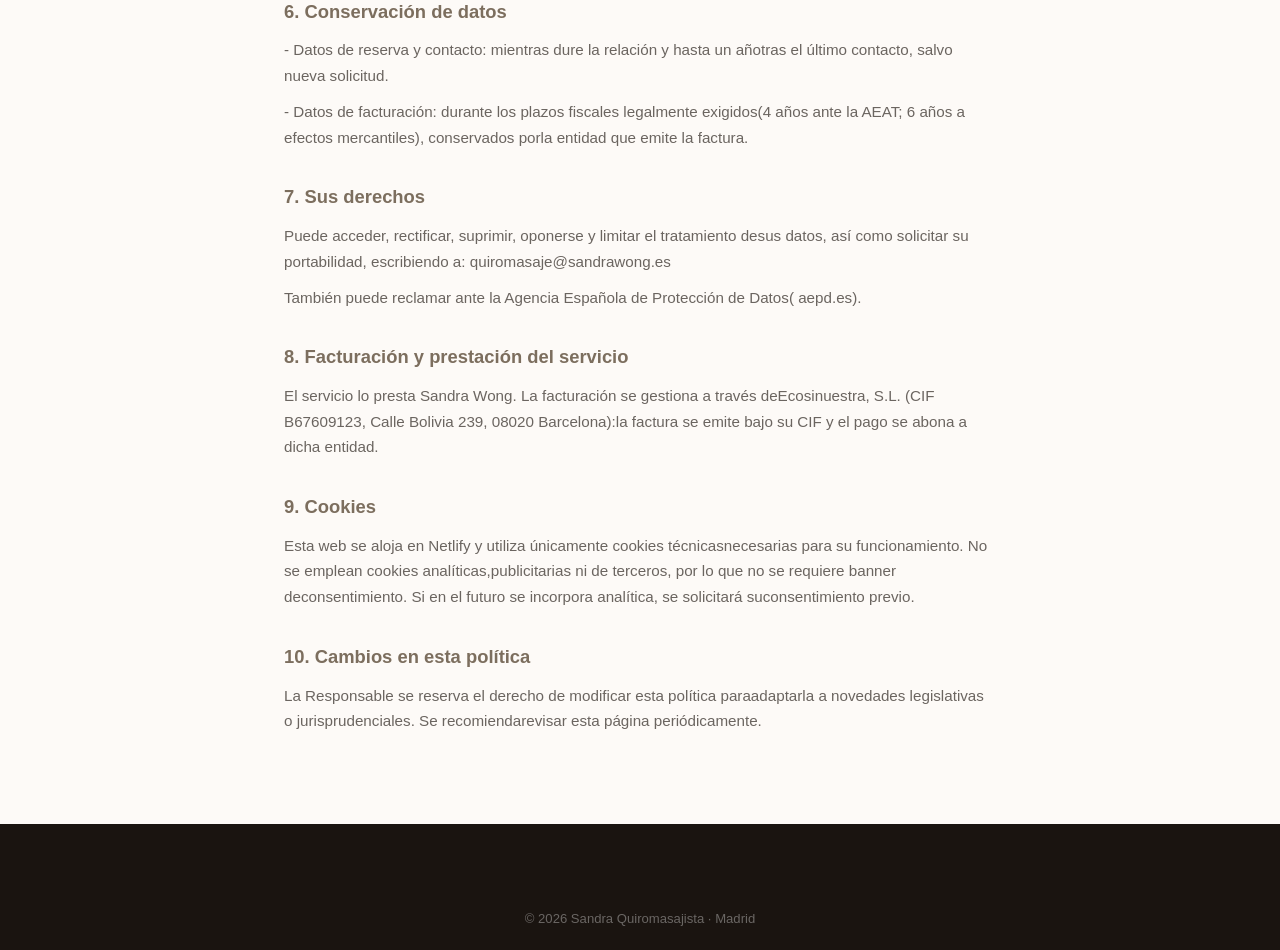
<file: privacidad.html>
<!doctype html>
<html lang="es">
  <head>
    <meta charset="UTF-8" />
    <meta name="viewport" content="width=device-width, initial-scale=1.0" />
    <title>Política de Privacidad · Sandra Quiromasajista</title>
    <link rel="stylesheet" href="css/styles.css" />
    <style>
      .legal-page {
        max-width: 760px;
        margin: 0 auto;
        padding: 80px 24px;
      }
      .legal-page h1 {
        font-family: var(--font-heading);
        font-size: 2rem;
        margin-bottom: 8px;
      }
      .legal-page .updated {
        color: var(--color-text-muted);
        font-size: 0.85rem;
        margin-bottom: 40px;
      }
      .legal-page h2 {
        font-size: 1.15rem;
        margin: 32px 0 10px;
        color: var(--color-primary);
      }
      .legal-page p,
      .legal-page ul li {
        color: var(--color-text-muted);
        font-size: 0.95rem;
        margin-bottom: 10px;
        line-height: 1.7;
      }
      .legal-page ul {
        padding-left: 20px;
        list-style: disc;
      }
      .back-link {
        display: inline-flex;
        align-items: center;
        gap: 8px;
        color: var(--color-primary);
        font-size: 0.9rem;
        margin-bottom: 40px;
      }
    </style>
  </head>
  <body>
    <header class="header">
      <div class="container header__inner">
        <a href="index.html" class="header__logo">
          <span class="logo-symbol">✦</span>
          <span class="logo-text"
            >Sandra <span class="logo-sub">Quiromasajista</span></span
          >
        </a>
      </div>
    </header>

    <main class="legal-page">
      <a href="index.html" class="back-link">← Volver al inicio</a>
      <h1>Política de Privacidad</h1>
      <p class="updated">Última actualización: septiembre de 2026</p>

      <h2>1. Responsable del tratamiento</h2>
      <p>
        Sandra Wong (en adelante, "la Responsable"), profesional del
        quiromasaje,es la responsable del tratamiento de los datos recogidos a
        través de esta web.Contacto: quiromasaje@sandrawong.es La facturación de
        la actividad se gestiona a través de Ecosinuestra, S.L.(CIF B67609123,
        domicilio en Calle Bolivia 239, 08020 Barcelona), que emitela factura al
        cliente (ver punto 8).
      </p>

      <h2>2. Datos que recogemos</h2>
      <p>
        A través del formulario de contacto de la web y de las conversaciones
        iniciadas por WhatsApp recogemos:
      </p>
      <ul>
        <li>Nombre y apellidos</li>
        <li>Número de teléfono</li>
        <li>Dirección de email (opcional)</li>
        <li>
          Dirección de la sesión (cuando se confirma una reserva a domicilio)
        </li>
        <li>Servicio solicitado y preferencia de día y horario</li>
        <li>
          Información sobre molestias, dolencias o necesidades que el cliente
          decida compartir voluntariamente para adaptar la sesión
        </li>
      </ul>

      <h2>3. Finalidad del tratamiento</h2>
      <p>Los datos recabados se utilizan exclusivamente para:</p>
      <ul>
        <li>Gestionar y confirmar reservas de sesiones</li>
        <li>Responder a consultas enviadas por el formulario</li>
        <li>
          Emitir la factura correspondiente a través de Ecosinuestra, S.L.
        </li>
      </ul>
      <p>
        No utilizamos los datos para publicidad no solicitada ni los cedemos
        aterceros con fines comerciales.
      </p>

      <h2>4. Legitimación (base legal)</h2>
      <p>
        - Gestión de la reserva y de la consulta: ejecución de un contrato o
        aplicación de medidas precontractuales a petición del interesado (art.
        6.1.b RGPD). El envío del formulario o el inicio de una conversación por
        WhatsApp solicitando información constituye una solicitud de reserva.
      </p>
      <p>
        - Facturación y obligaciones fiscales: cumplimiento de una obligación
        legal (art. 6.1.c RGPD).
      </p>
      <p>
        - Información sobre molestias o dolencias compartida voluntariamente por
        el cliente: consentimiento explícito del interesado, otorgado al
        facilitar dicha información (art. 9.2.a RGPD).
      </p>

      <h2>5. Destinatarios de los datos</h2>
      <p>
        Sus datos podrán comunicarse a: - Ecosinuestra, S.L. (CIF B67609123,
        Calle Bolivia 239, 08020 Barcelona), para la emisión de la factura y el
        cumplimiento de obligaciones fiscales. - Netlify, Inc. (EE. UU.),
        proveedor de alojamiento web, con garantías adecuadas mediante cláusulas
        contractuales tipo. - WhatsApp Ireland Limited / Meta Platforms Ireland
        Limited, en su calidad de proveedor de la plataforma de mensajería
        utilizada para gestionar reservas y consultas, con garantías adecuadas
        mediante cláusulas contractuales tipo para transferencias
        internacionales. No se realizan otras cesiones.
      </p>

      <h2>6. Conservación de datos</h2>
      <p>
        - Datos de reserva y contacto: mientras dure la relación y hasta un
        añotras el último contacto, salvo nueva solicitud.
      </p>
      <p>
        - Datos de facturación: durante los plazos fiscales legalmente
        exigidos(4 años ante la AEAT; 6 años a efectos mercantiles), conservados
        porla entidad que emite la factura.
      </p>

      <h2>7. Sus derechos</h2>
      <p>
        Puede acceder, rectificar, suprimir, oponerse y limitar el tratamiento
        desus datos, así como solicitar su portabilidad, escribiendo a:
        quiromasaje@sandrawong.es
      </p>
      <p>
        También puede reclamar ante la Agencia Española de Protección de Datos(
        aepd.es).
      </p>

      <h2>8. Facturación y prestación del servicio</h2>
      <p>
        El servicio lo presta Sandra Wong. La facturación se gestiona a través
        deEcosinuestra, S.L. (CIF B67609123, Calle Bolivia 239, 08020
        Barcelona):la factura se emite bajo su CIF y el pago se abona a dicha
        entidad.
      </p>

      <h2>9. Cookies</h2>
      <p>
        Esta web se aloja en Netlify y utiliza únicamente cookies
        técnicasnecesarias para su funcionamiento. No se emplean cookies
        analíticas,publicitarias ni de terceros, por lo que no se requiere
        banner deconsentimiento. Si en el futuro se incorpora analítica, se
        solicitará suconsentimiento previo.
      </p>

      <h2>10. Cambios en esta política</h2>
      <p>
        La Responsable se reserva el derecho de modificar esta política
        paraadaptarla a novedades legislativas o jurisprudenciales. Se
        recomiendarevisar esta página periódicamente.
      </p>
    </main>

    <footer class="footer">
      <div class="footer__bottom">
        <div class="container">
          <p>© 2026 Sandra Quiromasajista · Madrid</p>
        </div>
      </div>
    </footer>
  </body>
</html>
</file>
<file: css/styles.css>
/* ============================================
   SANDRA QUIROMASAJISTA — ESTILOS PRINCIPALES
   ============================================ */

/* ---- VARIABLES ---- */
:root {
  --color-primary: #7c6e5e;
  --color-primary-dark: #5c5149;
  --color-accent: #c4a882;
  --color-accent-light: #f0e8dc;
  --color-text: #2d2926;
  --color-text-muted: #6b6560;
  --color-bg: #fdfaf7;
  --color-bg-alt: #f5efe8;
  --color-white: #ffffff;
  --color-success: #4caf7d;
  --color-whatsapp: #25d366;

  --font-heading: "Georgia", "Times New Roman", serif;
  --font-body:
    -apple-system, BlinkMacSystemFont, "Segoe UI", Roboto, sans-serif;

  --radius: 12px;
  --radius-lg: 20px;
  --shadow-sm: 0 2px 8px rgba(0, 0, 0, 0.06);
  --shadow-md: 0 8px 24px rgba(0, 0, 0, 0.1);
  --shadow-lg: 0 20px 48px rgba(0, 0, 0, 0.14);

  --max-width: 1180px;
  --section-padding: 96px;
  --transition: 0.2s ease;
}

/* ---- RESET ---- */
*,
*::before,
*::after {
  box-sizing: border-box;
  margin: 0;
  padding: 0;
}
html {
  scroll-behavior: smooth;
}
body {
  font-family: var(--font-body);
  color: var(--color-text);
  background: var(--color-bg);
  line-height: 1.65;
  -webkit-font-smoothing: antialiased;
}
img {
  max-width: 100%;
  display: block;
}
a {
  color: inherit;
  text-decoration: none;
}
ul {
  list-style: none;
}
input,
select,
textarea,
button {
  font-family: inherit;
}

/* ---- UTILIDADES ---- */
.container {
  max-width: var(--max-width);
  margin: 0 auto;
  padding: 0 24px;
}
.section {
  padding: var(--section-padding) 0;
}
.section--alt {
  background: var(--color-bg-alt);
}
.section--contact {
  background: var(--color-text);
  color: var(--color-white);
}
.section__header {
  text-align: center;
  margin-bottom: 56px;
}
.section__eyebrow {
  display: inline-block;
  font-size: 0.8rem;
  letter-spacing: 0.15em;
  text-transform: uppercase;
  color: var(--color-accent);
  margin-bottom: 12px;
  font-weight: 600;
}
.section__title {
  font-family: var(--font-heading);
  font-size: clamp(1.8rem, 4vw, 2.6rem);
  line-height: 1.25;
  margin-bottom: 16px;
  color: var(--color-text);
}
.section--contact .section__title {
  color: var(--color-white);
}
.section--contact .section__eyebrow {
  color: var(--color-accent);
}
.section__subtitle {
  color: var(--color-text-muted);
  font-size: 1.1rem;
  max-width: 520px;
  margin: 0 auto;
}

/* ---- BOTONES ---- */
.btn {
  display: inline-flex;
  align-items: center;
  justify-content: center;
  gap: 8px;
  padding: 14px 28px;
  border-radius: 100px;
  font-weight: 600;
  font-size: 0.95rem;
  cursor: pointer;
  transition: all var(--transition);
  border: 2px solid transparent;
  text-align: center;
}
.btn--primary {
  background: var(--color-primary);
  color: var(--color-white);
  border-color: var(--color-primary);
}
.btn--primary:hover {
  background: var(--color-primary-dark);
  border-color: var(--color-primary-dark);
  transform: translateY(-2px);
  box-shadow: var(--shadow-md);
}
.btn--ghost {
  background: transparent;
  color: var(--color-white);
  border-color: rgba(255, 255, 255, 0.5);
}
.btn--ghost:hover {
  background: rgba(255, 255, 255, 0.15);
  border-color: var(--color-white);
}
.btn--outline {
  background: transparent;
  color: var(--color-primary);
  border-color: var(--color-primary);
}
.btn--outline:hover {
  background: var(--color-primary);
  color: var(--color-white);
}
.btn--sm {
  padding: 10px 20px;
  font-size: 0.875rem;
}
.btn--full {
  width: 100%;
}

/* ---- HEADER ---- */
.header {
  position: sticky;
  top: 0;
  z-index: 100;
  background: rgba(253, 250, 247, 0.95);
  backdrop-filter: blur(12px);
  border-bottom: 1px solid rgba(196, 168, 130, 0.2);
  transition: box-shadow var(--transition);
}
.header.scrolled {
  box-shadow: var(--shadow-md);
}
.header__inner {
  display: flex;
  align-items: center;
  justify-content: space-between;
  padding-top: 16px;
  padding-bottom: 16px;
}
.header__logo {
  display: flex;
  align-items: center;
  gap: 10px;
  font-size: 1.15rem;
  font-weight: 700;
}
.logo-symbol {
  color: var(--color-accent);
  font-size: 1.4rem;
}
.logo-text {
  font-family: var(--font-heading);
  color: var(--color-text);
}
.logo-sub {
  font-weight: 400;
  color: var(--color-text-muted);
}

.nav__list {
  display: flex;
  align-items: center;
  gap: 8px;
}
.nav__link {
  padding: 8px 14px;
  border-radius: 100px;
  font-size: 0.9rem;
  color: var(--color-text-muted);
  transition: color var(--transition);
}
.nav__link:hover {
  color: var(--color-primary);
}
.nav__link--cta {
  background: var(--color-primary);
  color: var(--color-white);
  padding: 10px 20px;
}
.nav__link--cta:hover {
  background: var(--color-primary-dark);
  color: var(--color-white);
}
.nav__toggle {
  display: none;
  flex-direction: column;
  gap: 5px;
  background: none;
  border: none;
  cursor: pointer;
  padding: 8px;
}
.nav__toggle span {
  display: block;
  width: 24px;
  height: 2px;
  background: var(--color-text);
  border-radius: 2px;
  transition: all var(--transition);
}

/* ---- HERO ---- */
.hero {
  position: relative;
  min-height: 90vh;
  display: flex;
  align-items: center;
  overflow: hidden;
}
.hero__inner {
  width: 100%;
  display: grid;
  grid-template-columns: 1fr 1fr;
  align-items: center;
  gap: 80px;
}
.hero__content {
  max-width: 560px;
}
.hero__title {
  font-family: var(--font-heading);
  font-size: clamp(2.5rem, 5vw, 4rem);
  line-height: 1.15;
  font-weight: 700;
  color: var(--color-text);
  margin-bottom: 20px;
}
.hero__subtitle {
  font-size: 1.35rem;
  line-height: 1.45;
  color: var(--color-primary);
  margin-bottom: 24px;
  font-weight: 500;
}
.hero__desc {
  font-size: 1rem;
  line-height: 1.7;
  color: var(--color-text-muted);
  max-width: 520px;
  margin-bottom: 32px;
}
.hero__image-wrap {
  display: flex;
  align-items: center;
  justify-content: center;
}
.hero__image {
  display: block;
  width: 100%;
  max-width: 520px;
  max-height: 620px;
  object-fit: contain;
}

/* ---- SERVICES GRID ---- */
.services__grid {
  display: grid;
  grid-template-columns: repeat(3, 1fr);
  gap: 24px;
}
.service-card {
  background: var(--color-white);
  border-radius: var(--radius-lg);
  padding: 32px 28px;
  box-shadow: var(--shadow-sm);
  border: 1px solid rgba(196, 168, 130, 0.15);
  transition:
    transform var(--transition),
    box-shadow var(--transition);
  display: flex;
  flex-direction: column;
  gap: 12px;
  position: relative;
}
.service-card:hover {
  transform: translateY(-4px);
  box-shadow: var(--shadow-md);
}

.service-card--bono {
  border: 2px dashed var(--color-accent);
  background: var(--color-accent-light);
}
.service-card__icon {
  font-size: 2rem;
}
.service-card__badge {
  position: absolute;
  top: 20px;
  right: 20px;
  background: var(--color-accent);
  color: var(--color-text);
  font-size: 0.75rem;
  font-weight: 700;
  padding: 4px 12px;
  border-radius: 100px;
}
.service-card__title {
  font-family: var(--font-heading);
  font-size: 1.2rem;
}
.service-card__desc {
  font-size: 0.9rem;
  color: var(--color-text-muted);
  flex: 1;
}
.service-card--featured .service-card__desc {
  color: rgba(255, 255, 255, 0.75);
}
.service-card__benefits {
  display: flex;
  flex-direction: column;
  gap: 6px;
  font-size: 0.875rem;
}
.service-card__price {
  display: flex;
  align-items: baseline;
  gap: 6px;
  margin-top: 4px;
}
.price {
  font-size: 1.25rem;
  font-weight: 700;
  color: var(--color-primary);
}
.service-card--featured .price {
  color: var(--color-accent);
}
.duration {
  font-size: 0.85rem;
  color: var(--color-text-muted);
}
.service-card--featured .duration {
  color: rgba(255, 255, 255, 0.6);
}

/* ---- ABOUT ---- */
.about__grid {
  display: grid;
  grid-template-columns: 1fr 1fr;
  gap: 80px;
  align-items: center;
}
.about__image-wrap {
  position: relative;
}
.about__image-placeholder {
  border-radius: var(--radius-lg);
  overflow: hidden;
  aspect-ratio: 4/5;
  background: var(--color-accent-light);
}
.about__photo {
  display: block;
  width: 100%;
  height: 100%;
  object-fit: cover;
  object-position: center 30%;
}
.about__photo-placeholder {
  display: flex;
  flex-direction: column;
  align-items: center;
  justify-content: center;
  height: 100%;
  gap: 12px;
  color: var(--color-text-muted);
}
.about__photo-placeholder span {
  font-size: 3rem;
}
.about__photo-placeholder p {
  font-size: 0.9rem;
}
.about__badge {
  position: absolute;
  bottom: -20px;
  right: -20px;
  background: var(--color-white);
  border-radius: var(--radius);
  padding: 16px 20px;
  box-shadow: var(--shadow-md);
  display: flex;
  align-items: center;
  gap: 12px;
}
.about__badge-icon {
  font-size: 1.5rem;
}
.about__content {
  display: flex;
  flex-direction: column;
  gap: 16px;
}
.about__content .section__title {
  text-align: left;
}
.about__content p {
  color: var(--color-text-muted);
}
.about__credentials {
  display: flex;
  flex-direction: column;
  gap: 10px;
  margin: 8px 0;
}
.credential {
  display: flex;
  align-items: center;
  gap: 10px;
  font-size: 0.95rem;
}
.credential__icon {
  color: var(--color-accent);
  font-weight: 700;
}

/* ---- STEPS ---- */
.steps__grid {
  display: flex;
  align-items: flex-start;
  justify-content: center;
  gap: 16px;
}
.step {
  flex: 1;
  max-width: 280px;
  text-align: center;
  padding: 32px 24px;
}
.step__number {
  font-size: 3rem;
  font-family: var(--font-heading);
  color: var(--color-accent);
  font-weight: 400;
  line-height: 1;
  margin-bottom: 16px;
}
.step__title {
  font-size: 1.1rem;
  font-weight: 700;
  margin-bottom: 8px;
}
.step__desc {
  font-size: 0.9rem;
  color: var(--color-text-muted);
}
.step__arrow {
  font-size: 1.5rem;
  color: var(--color-accent);
  padding-top: 40px;
  flex-shrink: 0;
}

/* ---- TESTIMONIALS ---- */
.testimonials__grid {
  display: grid;
  grid-template-columns: repeat(3, 1fr);
  gap: 24px;
  margin-bottom: 48px;
}
.testimonial-card {
  background: var(--color-white);
  border-radius: var(--radius-lg);
  padding: 28px;
  box-shadow: var(--shadow-sm);
  border: 1px solid rgba(196, 168, 130, 0.15);
  display: flex;
  flex-direction: column;
  gap: 16px;
}
.testimonial__stars {
  color: var(--color-accent);
  font-size: 1.1rem;
  letter-spacing: 2px;
}
.testimonial__text {
  font-size: 0.95rem;
  color: var(--color-text-muted);
  font-style: italic;
  flex: 1;
}
.testimonial__author {
  display: flex;
  align-items: center;
  gap: 12px;
}
.testimonial__avatar {
  width: 40px;
  height: 40px;
  border-radius: 50%;
  background: var(--color-accent);
  color: var(--color-white);
  display: flex;
  align-items: center;
  justify-content: center;
  font-weight: 700;
  flex-shrink: 0;
}
.testimonial__author strong {
  display: block;
  font-size: 0.9rem;
}
.testimonial__author small {
  color: var(--color-text-muted);
  font-size: 0.8rem;
}
.testimonials__cta {
  text-align: center;
}
.testimonials__cta p {
  color: var(--color-text-muted);
  margin-bottom: 16px;
  font-size: 1.1rem;
}

/* ---- FAQ ---- */
.faq__wrap {
  max-width: 720px;
  margin: 0 auto;
}
.faq__list {
  display: flex;
  flex-direction: column;
  gap: 12px;
}
.faq__item {
  background: var(--color-white);
  border-radius: var(--radius);
  border: 1px solid rgba(196, 168, 130, 0.2);
  overflow: hidden;
}
.faq__question {
  width: 100%;
  background: none;
  border: none;
  padding: 20px 24px;
  text-align: left;
  font-size: 1rem;
  font-weight: 600;
  cursor: pointer;
  display: flex;
  justify-content: space-between;
  align-items: center;
  gap: 16px;
  color: var(--color-text);
  transition: background var(--transition);
}
.faq__question:hover {
  background: var(--color-accent-light);
}
.faq__icon {
  font-size: 1.4rem;
  color: var(--color-accent);
  flex-shrink: 0;
  transition: transform var(--transition);
}
.faq__item.open .faq__icon {
  transform: rotate(45deg);
}
.faq__answer {
  max-height: 0;
  overflow: hidden;
  transition:
    max-height 0.3s ease,
    padding 0.3s ease;
}
.faq__item.open .faq__answer {
  max-height: 200px;
  padding: 0 24px 20px;
}
.faq__answer p {
  color: var(--color-text-muted);
  font-size: 0.95rem;
}

/* ---- CONTACT ---- */
.contact__grid {
  display: grid;
  grid-template-columns: 1fr 1fr;
  gap: 80px;
  align-items: center;
}

.contact__info {
  color: var(--color-white);
}

.contact__info p {
  color: rgba(255, 255, 255, 0.75);
  margin-bottom: 32px;
  max-width: 520px;
}

.contact__channels {
  display: flex;
  flex-direction: column;
  gap: 14px;
}

.contact__channel {
  display: flex;
  align-items: center;
  gap: 14px;
  padding: 14px 18px;
  background: rgba(255, 255, 255, 0.08);
  border-radius: var(--radius);
  border: 1px solid rgba(255, 255, 255, 0.1);
  transition: background var(--transition);
}

.contact__channel:hover {
  background: rgba(255, 255, 255, 0.14);
}

.contact__channel-icon {
  font-size: 1.4rem;
  flex-shrink: 0;
}

.contact__channel strong {
  display: block;
  font-size: 0.9rem;
  color: var(--color-white);
}

.contact__channel small {
  color: rgba(255, 255, 255, 0.6);
  font-size: 0.8rem;
}

/* ---- FOOTER ---- */
.footer {
  background: #1a1410;
  color: rgba(255, 255, 255, 0.7);
  padding: 64px 0 0;
}
.footer__inner {
  display: grid;
  grid-template-columns: 1.5fr 1fr 1fr 1fr;
  gap: 48px;
  padding-bottom: 48px;
  border-bottom: 1px solid rgba(255, 255, 255, 0.08);
}
.footer__brand .logo-symbol {
  color: var(--color-accent);
}
.footer__brand .logo-text {
  color: var(--color-white);
}
.footer__brand .logo-sub {
  color: rgba(255, 255, 255, 0.6);
}
.footer__tagline {
  margin-top: 10px;
  font-size: 0.85rem;
  color: rgba(255, 255, 255, 0.5);
}
.footer__links h4 {
  color: var(--color-white);
  font-size: 0.85rem;
  margin-bottom: 16px;
  text-transform: uppercase;
  letter-spacing: 0.1em;
}
.footer__links ul {
  display: flex;
  flex-direction: column;
  gap: 8px;
}
.footer__links ul li a {
  font-size: 0.875rem;
  color: rgba(255, 255, 255, 0.55);
  transition: color var(--transition);
}
.footer__links ul li a:hover {
  color: var(--color-accent);
}
.footer__social h4 {
  color: var(--color-white);
  font-size: 0.85rem;
  margin-bottom: 16px;
  text-transform: uppercase;
  letter-spacing: 0.1em;
}
.social__links {
  display: flex;
  gap: 12px;
}
.social__links a {
  display: flex;
  align-items: center;
  justify-content: center;
  width: 40px;
  height: 40px;
  border-radius: 50%;
  background: rgba(255, 255, 255, 0.08);
  color: rgba(255, 255, 255, 0.7);
  transition:
    background var(--transition),
    color var(--transition);
}
.social__links a:hover {
  background: var(--color-accent);
  color: var(--color-text);
}
.footer__bottom {
  padding: 20px 0;
  text-align: center;
  font-size: 0.82rem;
  color: rgba(255, 255, 255, 0.35);
}
.footer__bottom a {
  color: rgba(255, 255, 255, 0.5);
}

/* ---- WHATSAPP FLOAT ---- */
.whatsapp-float {
  position: fixed;
  bottom: 80px;
  right: 28px;
  width: 60px;
  height: 60px;
  background: var(--color-whatsapp);
  border-radius: 50%;
  display: flex;
  align-items: center;
  justify-content: center;
  color: white;
  box-shadow: 0 4px 20px rgba(37, 211, 102, 0.4);
  z-index: 200;
  transition:
    transform var(--transition),
    box-shadow var(--transition);
}
.whatsapp-float:hover {
  transform: scale(1.1);
  box-shadow: 0 6px 28px rgba(37, 211, 102, 0.55);
}

/* ============================================
   RESPONSIVE
   ============================================ */
@media (max-width: 1024px) {
  .services__grid {
    grid-template-columns: repeat(2, 1fr);
  }
  .footer__inner {
    grid-template-columns: 1fr 1fr;
  }
}

@media (max-width: 768px) {
  :root {
    --section-padding: 64px;
  }

  /* Asegura que el submenú se posicione relativo al header completo */
  .header__inner {
    position: relative;
  }

  /* Nav mobile */
  .nav__toggle {
    display: flex;
  }
  .nav__list {
    display: none;
    position: absolute;
    top: 100%;
    left: 0;
    right: 0;
    width: 100%; /* Ocupa todo el ancho de la pantalla */
    background: var(--color-bg);
    flex-direction: column;
    align-items: center; /* Centra los enlaces horizontalmente */
    padding: 20px 24px;
    gap: 12px; /* Un poco más de espacio entre enlaces */
    border-bottom: 1px solid rgba(196, 168, 130, 0.2);
    box-shadow: var(--shadow-md);
  }
  .nav__list.open {
    display: flex;
  }
  .nav {
    position: static;
  } /* Quitamos relative de nav */

  /* Evita que el texto del botón de reserva se rompa en 2 líneas */
  .nav__link--cta {
    white-space: nowrap;
    text-align: center;
    width: 100%;
    max-width: 250px;
  }

  /* Hero */
  .hero {
    min-height: auto;
    padding: 32px 0;
  }
  .hero__inner {
    grid-template-columns: 1fr;
    gap: 24px;
  }
  .hero__content {
    max-width: 100%;
    text-align: left;
  }
  .hero__title {
    font-size: 2.2rem;
  }
  .hero__subtitle {
    font-size: 1.2rem;
  }
  .hero__desc {
    max-width: 100%;
    margin-bottom: 16px;
  }
  .hero__image-wrap {
    order: 2;
  }
  .hero__image {
    max-width: 420px;
    max-height: 520px;
  }

  /* Grid adjustments */
  .services__grid {
    grid-template-columns: 1fr;
  }
  .about__grid {
    grid-template-columns: 1fr;
    gap: 40px;
  }
  .about__badge {
    right: 0;
  }
  .steps__grid {
    flex-direction: column;
    align-items: center;
  }
  .step__arrow {
    transform: rotate(90deg);
    padding-top: 0;
  }
  .testimonials__grid {
    grid-template-columns: 1fr;
  }
  .contact__grid {
    grid-template-columns: 1fr;
    gap: 40px;
  }
  .form__row {
    grid-template-columns: 1fr;
  }
  .footer__inner {
    grid-template-columns: 1fr;
    gap: 32px;
  }
  .contact__form-wrap {
    padding: 28px 20px;
  }

  /* Contact */
  .contact__grid {
    grid-template-columns: 1fr;
    gap: 40px;
  }

  .contact__info {
    max-width: 100%;
  }

  .contact__channels {
    width: 100%;
  }
}

@media (max-width: 480px) {
  .hero__content {
    padding: 0;
  }
  .hero__title {
    font-size: 1.9rem;
  }
  .urgency-banner {
    font-size: 0.85rem;
  }
  .urgency-banner__cta {
    display: block;
    margin: 8px 0 0;
  }
}
</file>
